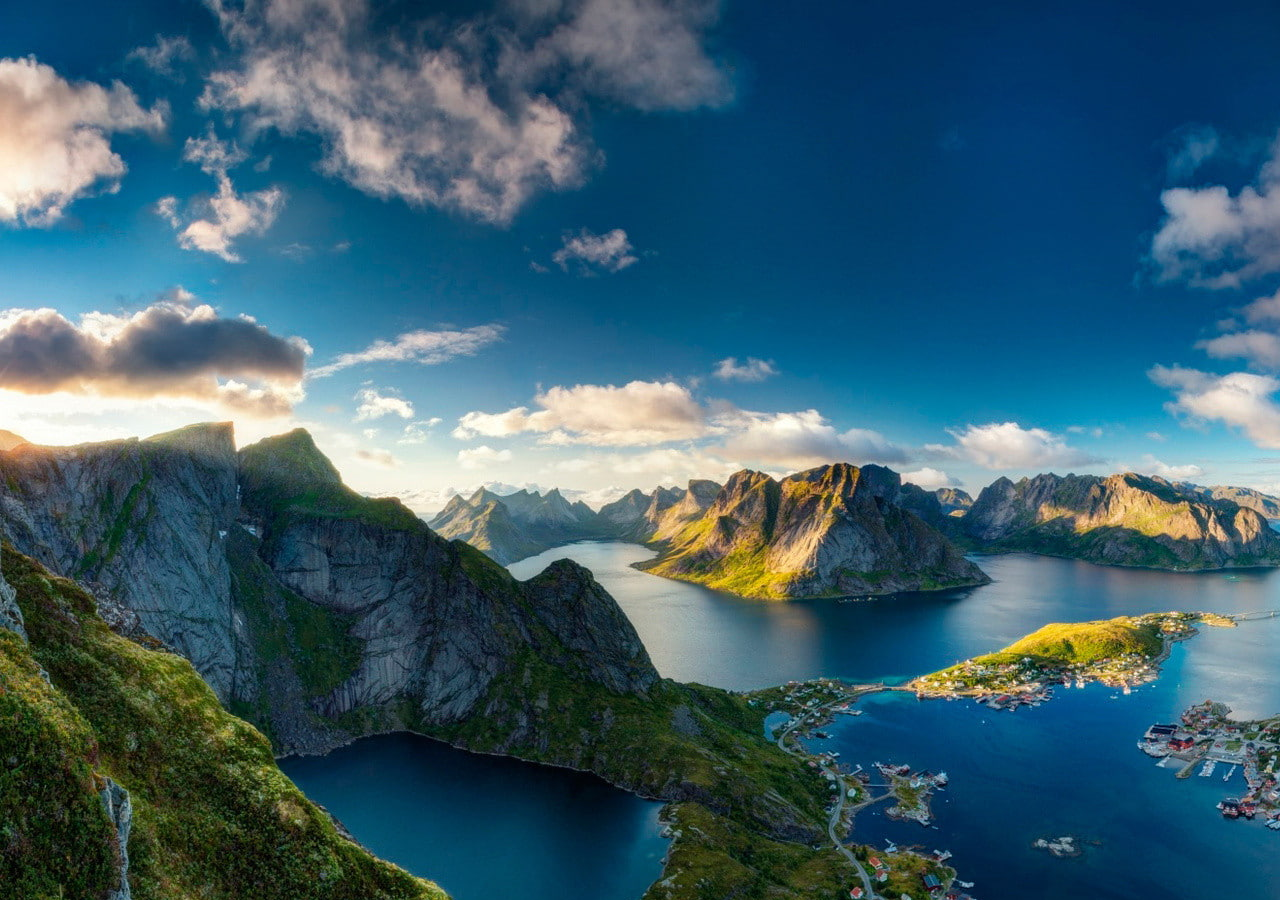
<file: contactme.html>
<!DOCTYPE html>
<html lang="id">
<head>
  <meta charset="UTF-8">
  <meta name="viewport" content="width=device-width, initial-scale=1.0">
  <title>Contact</title>
  <style>
    body {
      display: flex;
      flex-direction: column;
      align-items: center;
      justify-content: center;
      min-height: 100vh;
      margin: 0;
     background-image: url('wp1.jpg');
      font-family: Arial, sans-serif;
      color: #fff;
      text-align: center;
    }
    .container{
       transform: scale(0);
 animation:  Fade-in 1s ease forwards;
 }
 @keyframes Fade-in {
  100% {
    transform: scale(1);
  }
    }
    h1 {
      margin-bottom: 20px;
    }
    .contact-link {
      display: inline-block;
      margin: 10px;
      padding: 15px 25px;
      background: rgba(0, 0, 0, 0.3);
      border-radius: 10px;
      text-decoration: none;
      color: #fff;
      font-size: 18px;
      transition: 0.3s;
    }
    .contact-link:hover {
      background: rgba(0, 0, 0, 0.6);
      transform: scale(1.05);
    }
      .navbar a {
  font-size: 18px;
  color: #e9e6e6;
  text-decoration: none;
  font-weight: 500;
  margin-left: 35px;
  border-bottom: 2px solid transparent;
  transition: .5s;
 }

 .navbar a:hover,
 .navbar a.active {
  border-color: #fe3402;

 }
    
  </style>
</head>
<body>
  <div class="container">
  <header>
 <nav class="navbar">
     <a href="index.html">Kembali</a>
    </nav>
    </header>
  
  <h1>Untuk Menghubungi Saya:</h1>
  </a>
  <!-- WhatsApp -->
  <a href="https://wa.me/6283830596543?text=Halo,%20saya%20tertarik%20dengan%20produk%20Anda!" 
     target="_blank" 
     class="contact-link">
    Chat via WhatsApp
  </a>

  <!-- Gmail -->
  <a href="Gmail.html"
     target="_blank" 
     class="contact-link">
    Chat via Gmail
  </a>
</div>

</body>
</html>
</file>
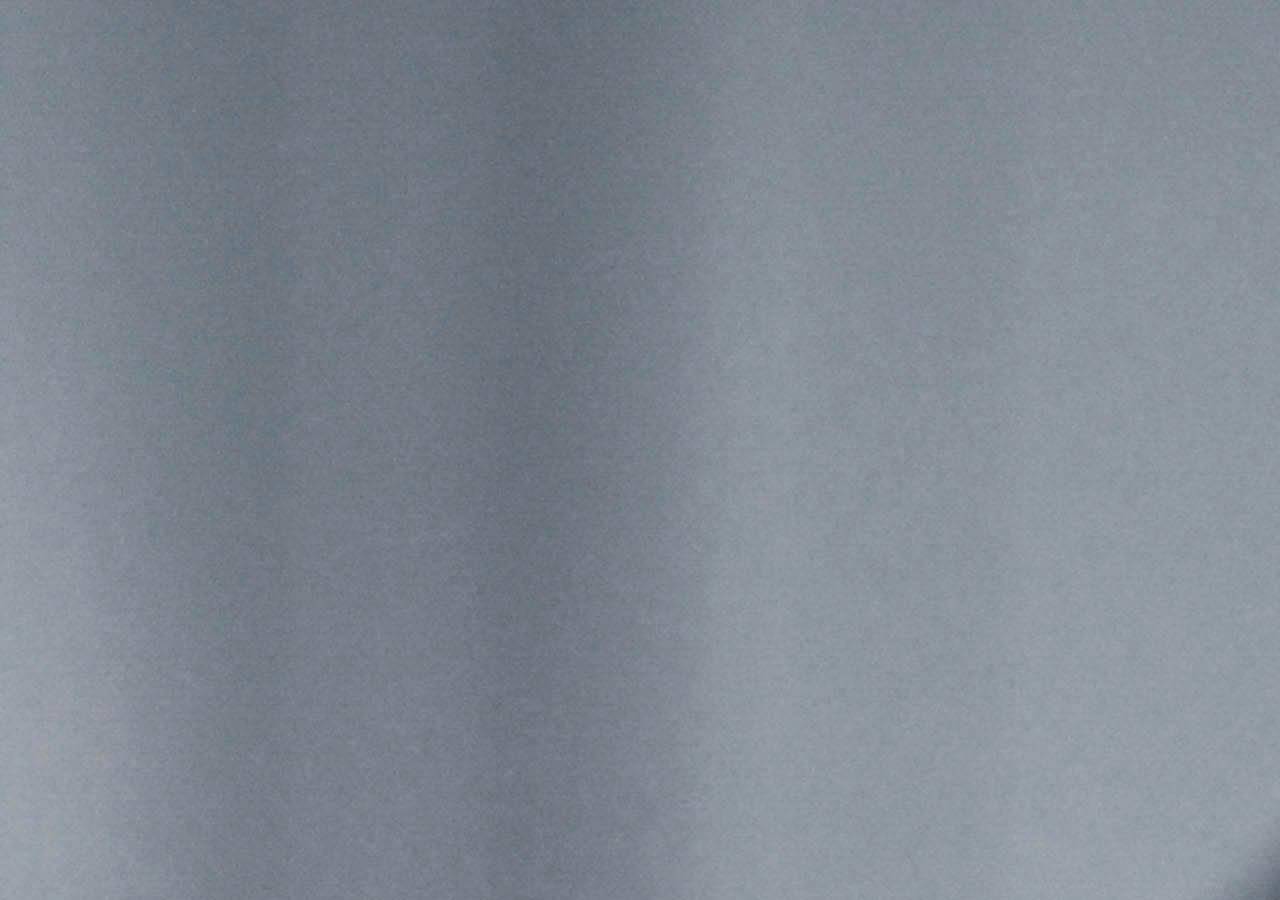
<file: serti.html>
<!DOCTYPE html>
<html lang="en">
<head>
    <meta charset="UTF-8">
    <meta name="viewport" content="width=device-width, initial-scale=1.0">
    <title>Certificate</title>
    <link rel="stylesheet" href="serti.css">
</head>
<body>
    <div class="container">
    <nav class="navbar">
         <a href="index.html">back</a>
    </nav>
    <div class="sertifikat">
    <header>Certificate:</header>
</div>
<div class="foto">
<h2>Certificate 1:</h2>
<img src="sertifikat wro.jpg" style="height: 400px; padding: 10px; margin: 20px; border-radius: 20px; box-shadow: 4px 5px 5px rgb(252, 252, 252); background-color: rgb(255, 255, 255);">
</div>
</div> 
</div> 
 </div>
</div>
</body>

</html>
</file>
<file: serti.css>
body{
 background-image: url('bg\ 1.jpg');
    background-color: #E6F7FF; 
    font-family: 'Inter', sans-serif; 
    color: #333; 
    text-align: center; 
    padding-top: 50px
}
header{
  color: #004AAD; 
    font-size: 2em;
    font-weight: 700;
    margin-bottom: 30px;

}
.akhir{
 padding: 20px;
    margin: 20px;
    text-align: center;
    align-items: center;
}
.serti1{
    padding: 20px;
    margin: 20px;
    text-align: center;
}
.sertifikat{
    text-align: center;
    color: rgb(223, 221, 221);
    align-items: center;
   padding: 10px ;
}
.container{
  
 transform: scale(0);
 animation: zoom-in 1s ease forwards;
 }
 @keyframes zoom-in {
  100% {
    transform: scale(1);
  }
  
}
  .navbar a {
  font-size: 18px;
  color: #e9e6e6;
  text-decoration: none;
  font-weight: 500;
  margin-left: 35px;
  border-bottom: 2px solid transparent;
  transition: .5s;
 transform: scale(0);
 animation: zoom-in 1s ease forwards;
 }


 .navbar a:hover,
 .navbar a.active {
  border-color: #fe3402;

 }
</file>
